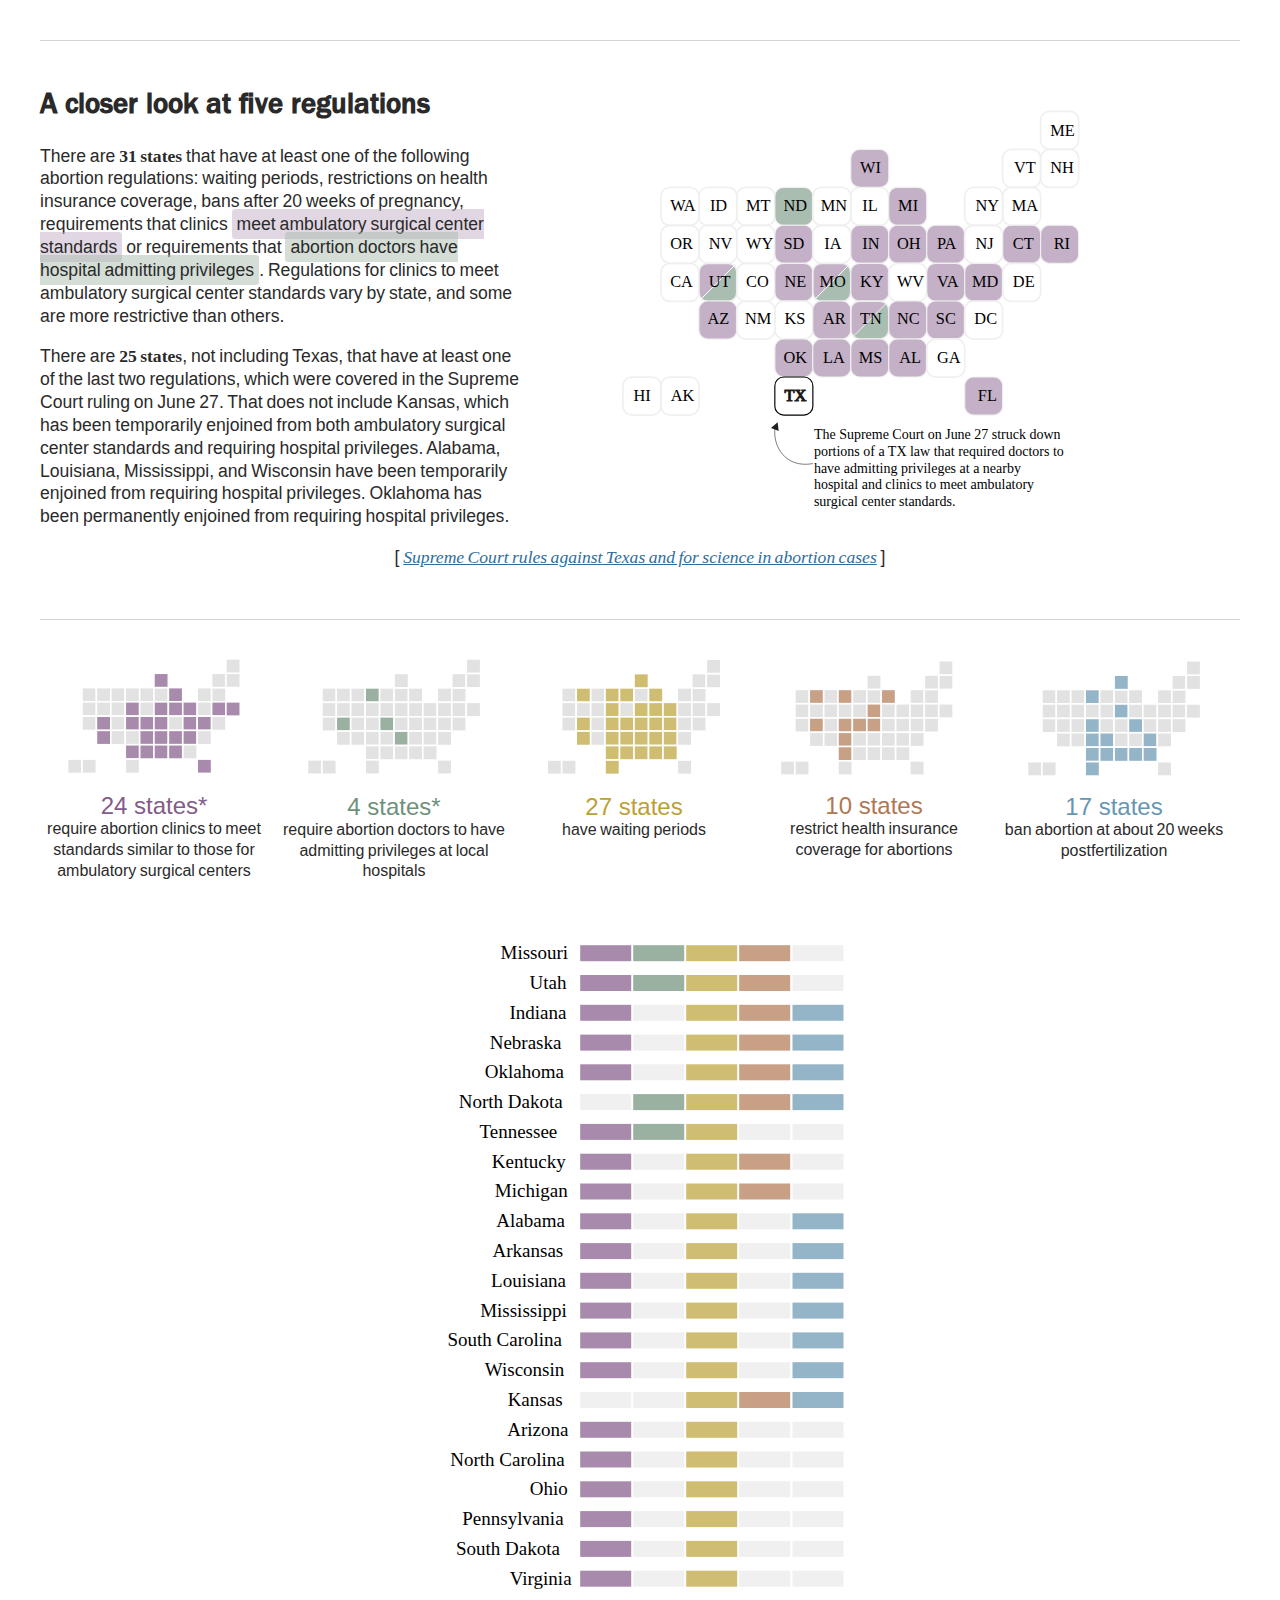
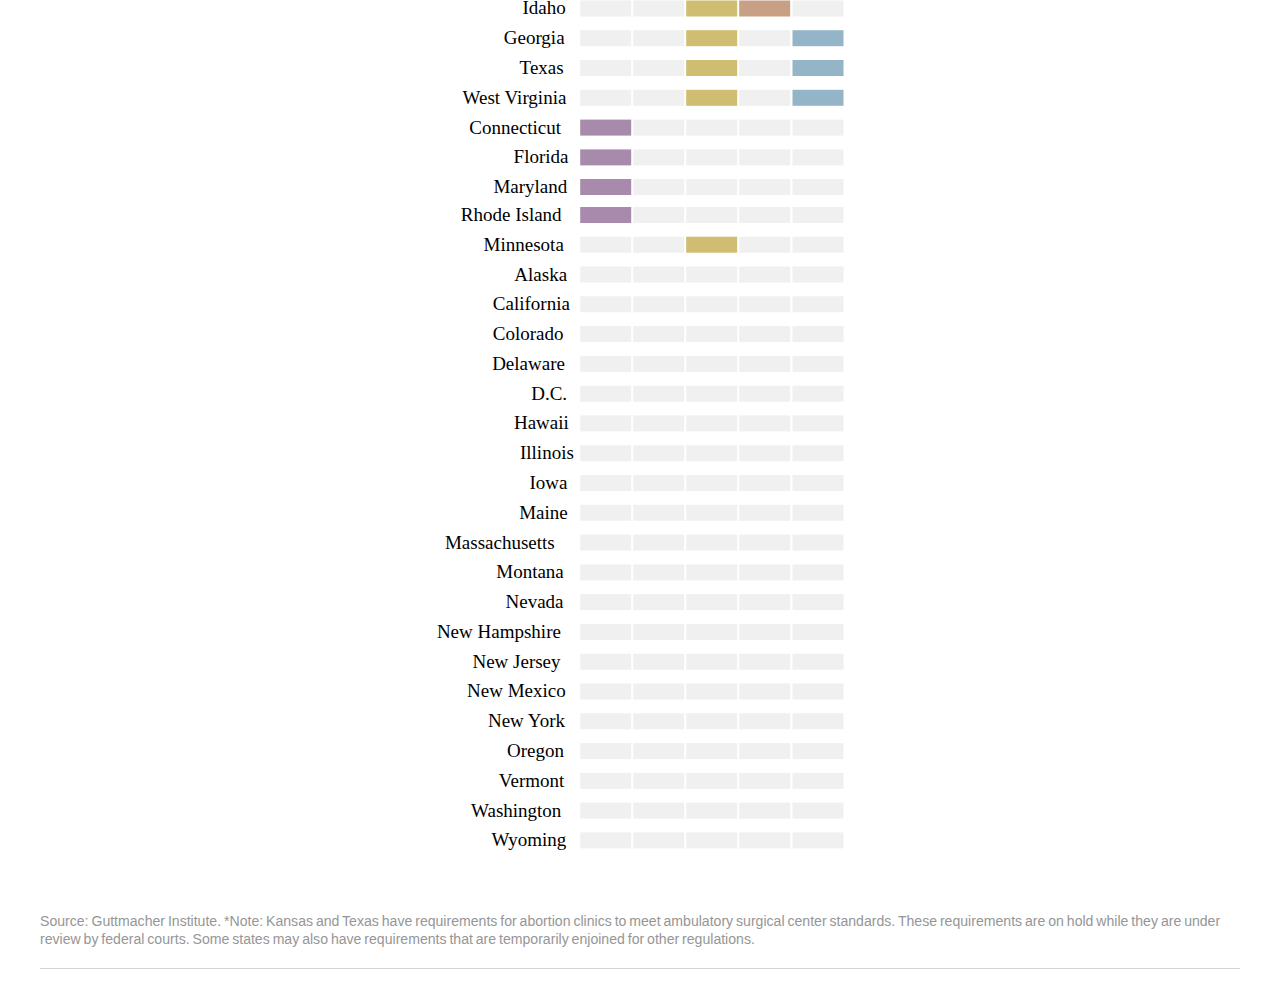
<file: reverse-1/index.html>
<head> 
	<title> Abortion regulations by state - Washington Post</title>
	<style>
		
		/*Fonts*/

		@font-face {

			font-family:"Franklin Bold";
			src:url(fonts/ITCFranklinGothicStd-Med.otf);
		}

		@font-face {
			font-family:"Franklin Light";
			src:url(fonts/fanklin-gothic-light.ttf);
		}

		/*Universal Page Styles*/

	body {

		margin:40px;
		color:#2a2a2a;
	}

	h1 {
		font-family:"Franklin Bold",Helvetica, Arial, sans-serif;
		font-size:1.8em;
		font-weight:800;
	}


	p {
		font-family:"Franklin-Light",Helvetica,Arial,sans-serif;
		font-size:1.1em;
		line-height:1.3em;
		word-spacing:-1px;
		font-weight:100;
	}

	/*Top*/

	.callout {
		font-family:"Frankin Bold";
		font-weight:800;

	}

	.highlight1 {
		background-color:RGBA(196,176,199,.5);
		padding:5px;
		border-radius:3px;
	}

	.highlight2 {
		background-color:RGBA(169,189,176,.5);
		padding:5px;
		border-radius:3px;
	}

	.top {
		padding-top:30px;
		border-top:1.5px solid #D5D5D5;
	}

	.left {
		float:left;
		width:40%;

	}

	.right {
		float:left;
		width:55%;
		margin-left:5%;
	}

	.right img {
		max-width:560px;
		margin-right:10px;
		z-index:1;
	}

	/*Middle*/

	.middle {
		text-align:center;
		clear:both;
	}

	.story-link {
		font-family:Georgia, serif;
		font-style: italic;
		color:#2e6d9d;
		text-decoration:underline;
	}

	/*Bottom*/

	.bottom { 
		clear:both;
		margin-top:50px;
		border-top:1.5px solid #D5D5D5;
		padding-top:30px;
	}

	.map-wrap {
		float:left;
		width:19%;
		margin-right:1%;
		text-align:center;
	}

	.map-wrap p {
		font-size:1em;
		margin-top:-1px;
		line-height:1.3em;
	}

	.total {
		font-family:"Frankin Bold", Helvetica, Arial, sans-serif;
		font-size:1.5em;
	}

	.bottom-chart {
		width:100%;
		clear:both;
		text-align:center;
	}

	.bottom-chart img {
		max-width:420px;
	}

	.bottom-source {
		color:#969696;
		line-height:20px;
		float:left;
		font-size:.8em;
		border-bottom:1px solid #D5D5D5;
		padding-bottom:5px;
		margin-bottom:20px;
	}

	/*Tablet*/

	@media (max-width:880px) {

		body {
			margin:10px;
		}

		.left {
			width:100%;
			float:none;
		}

		.right {
			width:100%;
			float:none;
			margin-left:0px;
			text-align:center;
		}

		.map-wrap {
			width:30%;
			margin-right:3%;
		}

		.clear {
			clear:both;
		}
	}

	@media (max-width:480px) {

		.map-wrap {
			width:90%;
			padding:0% 5%;
		}

		.map-wrap img {
			display:none;
		}

		.bottom-chart img {
			width:90%;
		}
	}

	</style>


</head>
<body>
	<div class="top">
		<div class="left"> 
			<h1> A closer look at five regulations </h1>
			<p> There are <span class="callout">31 states</span> that have at least one of the following abortion regulations: waiting periods, restrictions on health insurance coverage, bans after 20 weeks of pregnancy, requirements that clinics <span class="highlight1">meet ambulatory surgical center standards</span> or requirements that <span class="highlight2">abortion doctors have hospital admitting privileges</span>. Regulations for clinics to meet ambulatory surgical center standards vary by state, and some are more restrictive than others.</p>
			<p> There are <span class="callout">25 states</span>, not including Texas, that have at least one of the last two regulations, which were covered in the Supreme Court ruling on June 27. That does not include Kansas, which has been temporarily enjoined from both ambulatory surgical center standards and requiring hospital privileges. Alabama, Louisiana, Mississippi, and Wisconsin have been temporarily enjoined from requiring hospital privileges. Oklahoma has been permanently enjoined from requiring hospital privileges.</p>
		</div>
		<div class="right">
			<img src="img/top-map-1.svg"></img>
		</div>
	</div>
	<div class="middle">
		<p class="link"> [
			<a class="story-link" href="https://www.washingtonpost.com/news/to-your-health/wp/2016/06/27/the-supreme-court-rules-against-texas-and-for-science-in-abortion-case/?utm_term=.92ae9ab929de">Supreme Court rules against Texas and for science in abortion cases</a>
			]
		</p>
	</div>
	<div class="bottom">
		<div class="bottom-maps">
				<div class="map-wrap">
					<img src="img/bottom-map-1.svg"></img>
					<span class="total" style="color:#835B89;">24 states*</span>
					<p>require abortion clinics to meet standards similar to those for ambulatory surgical centers</p>
				</div>

				<div class="map-wrap">
					<img src="img/bottom-map-2.svg"></img>
					<span class="total" style="color:#6F917B;">4 states*</span>
					<p>require abortion doctors to have admitting privileges at local hospitals</p>
				</div>

				<div class="map-wrap">
					<img src="img/bottom-map-3.svg"></img>
					<span class="total" style="color:#BBA135;">27 states</span>
					<p>have waiting periods</p>
				</div>

				<!--THIS IS A CLEAR-->

				<div class="clear"></div>


				<div class="map-wrap">
					<img src="img/bottom-map-4.svg"></img>
					<span class="total" style="color:#AF7852;">10 states</span>
					<p>restrict health insurance coverage for abortions</p>
				</div>

				<div class="map-wrap">
					<img src="img/bottom-map-5.svg"></img>
					<span class="total" style="color:#6796B0;">17 states</span>
					<p>ban abortion at about 20 weeks postfertilization</p>
				</div>
		</div>
		<div class="bottom-chart">
			<img src="img/bottom-chart-1.svg"></img>
		</div>
		<div class="bottom-source">
			<p>Source: Guttmacher Institute. *Note: Kansas and Texas have requirements for abortion clinics to meet ambulatory surgical center standards. These requirements are on hold while they are under review by federal courts. Some states may also have requirements that are temporarily enjoined for other regulations.</p>
		</div>
	</div>
</body>
</file>
